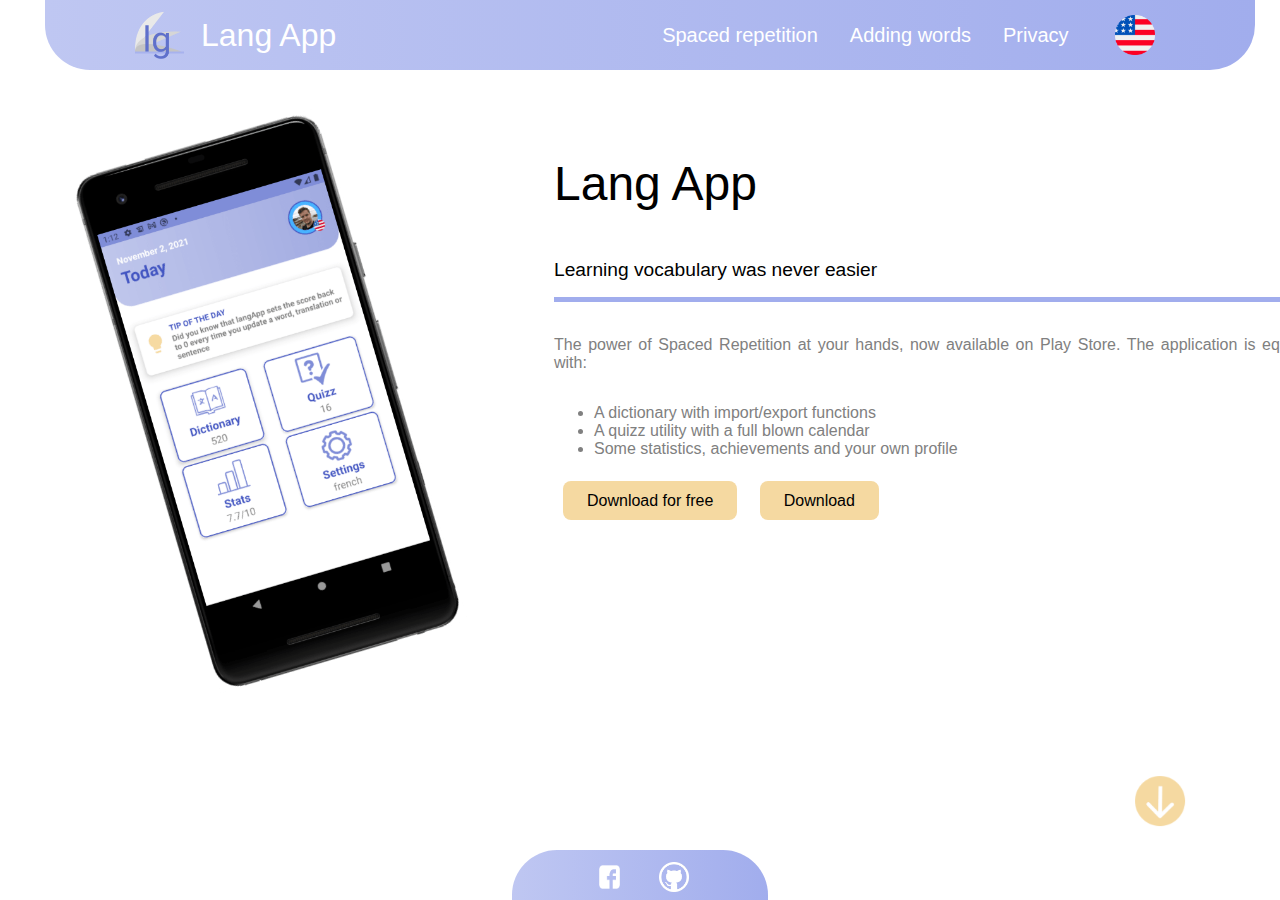
<file: index.html>
<!DOCTYPE html>
<html>

<script src="main.js" defer></script>
<script defer>
    function load(){
        var translate = new Translate();

        if (localStorage.getItem("currentLng")=== null ){
            var currentLng = 'en';//'fr'
            localStorage.setItem("currentLng",currentLng)
        }
        var attributeName = 'data-tag';
        translate.init(attributeName, localStorage.getItem("currentLng"));
        translate.process(); 

        //obtiene elementos
        const dropdownTitle = document.querySelector('.dropdown .title-dropdown');
        const dropdownOptions = document.querySelectorAll('.dropdown .option');

        //vincula listeners a estos elementos
        dropdownTitle.addEventListener('click', toggleMenuDisplay);
        dropdownOptions.forEach(option => option.addEventListener('click',handleOptionSelected));
        document.querySelector('.dropdown .title-dropdown').addEventListener('change',handleTitleChange);

        //get the active menu item
     }
</script>

<head>
    <meta charset="UTF-8">
    <meta http-equiv="X-UA-Compatible" content="IE=edge">
    <meta name="viewport" content="width=device-width, initial-scale=1.0">
    <!--animation scripting (after html is loaded)-->
    <!--<script defer src="node_modules/swup/dist/swup.min.js"></script>-->  
    <link href="styles/styles.css" rel="stylesheet">
    <link href="styles/dropdown.css" rel="stylesheet">
    <link href="styles/index.css" rel="stylesheet">
    <title>Lang App</title>
</head>
<body class="container full-height-grow preload-images" onload="load()">

    <header class="main-header">
        <!-- navigation upper bar -->
        <a href="index.html" class="brand-logo">
            <!-- logo -->
            <img src="Images/brand_logo.png" width="50" height="50" >
            <div class="brand-logo-name">Lang App</div>
        </a>
        <nav class ="main-nav" id="myHeader">
            <ul>
                <!-- options menu -->
                <li><a class="menu-clickable" href="about-app.html" data-tag="menu_item1"></a></li>
                <li><a class="menu-clickable" href="adding.html" data-tag="menu_item2"></a></li>
                <li><a class="menu-clickable" href="GDPR.html" data-tag="menu_item3"></a></li>
                <li>
                    <div class="dropdown">
            
                        <div class="title-dropdown pointerCursor">
                            <div class="img-lang center" name="img"></div>
                            <i class="fa fa-angle-right"></i>
                        </div>
                        
                        <div class='menu pointerCursor hide'>
                            <div class="option hide center"><img src="/Images/index/en_0.png" width="35px" height="35px" id="option1"></div>
                            <div class="option hide center"><img src="/Images/index/es_0.png" width="35px" height="35px" id="option2"></div>
                            <div class='option hide center'><img src="/Images/index/cat_0.png" width="35px" height="35px" id='option3'></div>
                            <div class='option hide center'><img src="/Images/index/fr_0.png" width="35px" height="35px" id='option4'></div>
                        </div>
                    </div> 
                </li>
            </ul>
        </nav>


    </header>
            <section class="home-main-section">
                <div class="img-wrapper">
                    <div class="phone-image-main animated-slide-in" name="img" title-tag="img0"></div>
                </div>
                <div class="call-to-action animated-slide-out">
                    <!--title-->
                    <h1 class="title">Lang App</h1>
                    <!--subtitle-->
                    <span class="subtitle" data-tag="subtitle_index">Learning vocabulary was never easier</span>
                    <!--separator-->
                    <div class="separator" ></div>
                    <!--text-->
                    <p class="text" data-tag="t-element_index">Learning vocabulary was never easier</p>
                    <ul class="text">
                        <li data-tag="list-element1_index">A quizz utility</li>
                        <li data-tag="list-element2_index">A full blown calendar</li>
                        <li data-tag="list-element3_index">Some statistics and achievements</li>
                    </ul>
                    <!--download buttons-->
                    <div class="download-wrapper">
                        <a data-tag="btn-free_index" href="https://play.google.com/store" class="btn">Download for free</a>
                        <a data-tag="btn-paid_index" href="https://www.youtube.com" class="btn">Download</a>
                    </div>
                </div>


            </section>
            <section class="arrow">
                <div class="btn-arrow">
                    <a href="about-app.html"><img src="Images/arrow-down.png" width="50" height="50" ></a>
                </div>
            </section>

            <nav class ="footer main-nav">
                <ul>
                    <!-- options menu -->
                    <li><a href="https://www.facebook.com/groups/456781252648380"><img src="/Images/index/fb_icon.png" width="35px" height="30px" id="option1"></a></li>
                    <li><a href="https://github.com/err8029/langApp_web"><img src="/Images/index/git_icon.png" width="30px" height="30px" id="option1"></a></li>
                </ul>
            </nav>


</body>
<script src="dropdown.js" defer></script>
</html>
</file>
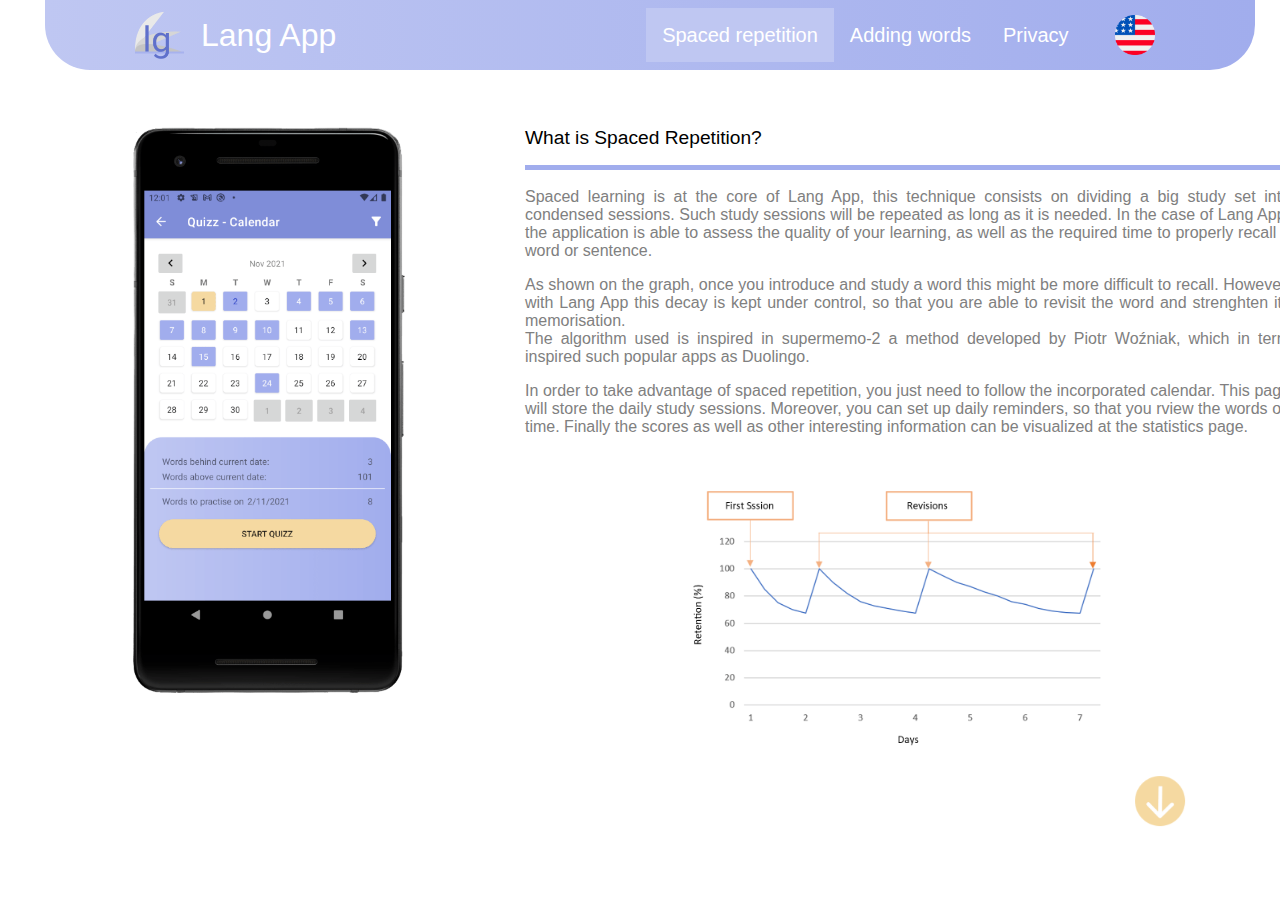
<file: about-app.html>
<!DOCTYPE html>
<html lang="en">

<script src="main.js" defer></script>
<script defer>
    function load(){
        var translate = new Translate();
    
        if (localStorage.getItem("currentLng")=== null ){
            var currentLng = 'en';//'fr'
            localStorage.setItem("currentLng",currentLng)
        }
        var attributeName = 'data-tag';
        translate.init(attributeName, localStorage.getItem("currentLng"));
        translate.process(); 
    
        //obtiene elementos
        const dropdownTitle = document.querySelector('.dropdown .title-dropdown');
        const dropdownOptions = document.querySelectorAll('.dropdown .option');
    
        //vincula listeners a estos elementos
        dropdownTitle.addEventListener('click', toggleMenuDisplay);
        dropdownOptions.forEach(option => option.addEventListener('click',handleOptionSelected));
        document.querySelector('.dropdown .title-dropdown').addEventListener('change',handleTitleChange);
    }
</script>

<head>
    <meta charset="UTF-8">
    <meta http-equiv="X-UA-Compatible" content="IE=edge">
    <meta name="viewport" content="width=device-width, initial-scale=1.0">
    <!--css styling files-->
    <!--animation scripting (after html is loaded)-->  
    <link href="styles/styles.css" rel="stylesheet">
    <link href="styles/about.css" rel="stylesheet">
    <link href="styles/dropdown.css" rel="stylesheet">
    <title>Lang App - about</title>
</head>
<body class="container full-height-grow preload-images" onload="load()">
    <header class="main-header">
        <!-- navigation upper bar -->
        <a href="index.html" class="brand-logo">
            <!-- logo -->
            <img src="Images/brand_logo.png" width="50" height="50" >
            <div class="brand-logo-name">Lang App</div>
        </a>

        <nav class ="main-nav" id="myHeader">
            <ul>
                <!-- options menu -->
                <li><a class="menu-clickable active" href="about-app.html" data-tag="menu_item1"></a></li>
                <li><a class="menu-clickable" href="adding.html" data-tag="menu_item2"></a></li>
                <li><a class="menu-clickable" href="GDPR.html" data-tag="menu_item3"></a></li>
                <li>
                    <div class="dropdown">
            
                        <div class="title-dropdown pointerCursor">
                            <div class="img-lang center" name="img"></div>
                            <i class="fa fa-angle-right"></i>
                        </div>
                        
                        <div class='menu pointerCursor hide'>
                            <div class="option hide center"><img src="/Images/index/en_0.png" width="35px" height="35px" id="option1"></div>
                            <div class="option hide center"><img src="/Images/index/es_0.png" width="35px" height="35px" id="option2"></div>
                            <div class='option hide center'><img src="/Images/index/cat_0.png" width="35px" height="35px" id='option3'></div>
                            <div class='option hide center'><img src="/Images/index/fr_0.png" width="35px" height="35px" id='option4'></div>
                        </div>
                    </div> 
                </li>
            </ul>
        </nav>
    </header>


        <section class="home-main-section">
            <div class="img-wrapper animated-slide-in">
                <div class="phone-image-main" name="img" title-tag="img1"></div>
            </div>
            <div class="call-to-action animated-slide-out">
                <!--subtitle 1-->
                <div class="subtitle" data-tag="subtitle_about">What is Spaced Repetition?</div>
                <!--separator 1-->
                <div class="separator"></div>
                <!--text 1-->
                    <p class="text" data-tag="t_about">
                        Spaced learning is at the core of Lang App, this technique consists on dividing a big study set into condensed sessions. Such study sessions will be repeated as long as it is needed. In the case 
                        of Lang App, the application is able to assess the quality of your learning, as well as the required time to properly recall a word or sentence.
                    </p>
                    <P class="text graph" data-tag="t2_about">
                        As shown on the graph, once you introduce and study a word this might be more difficult to recall. However, with Lang App this decay is kept under control, so that you are able to revisit the word and strenghten its memorisation.<br>
                        The algorithm used is inspired in supermemo-2 a method developed by Piotr Woźniak, which in term inspired such popular apps as Duolingo.
                    </P>
                    <p class="text" data-tag="t3_about">
                        In order to take advantage of spaced repetition, you just need to follow the incorporated calendar. This page will store the daily study sessions. Moreover, you can set up daily reminders, so that you rview the words on time. Finally the scores as well as other interesting information can be visualized at the statistics page 
                    </p>
                    <div class="figure-wrapper">
                        <div class="image-figure" name="img" title-tag="img2"></div>
                    </div>
        
            </div>
        </section>

        <section class="arrow">
            <div class="btn-arrow">
            <a href="adding.html"><img src="Images/arrow-down.png" width="50" height="50" ></a>
        </div>
    </section>

    <script scr="https://cdnjs.cloudflare.com/ajax/libs/barba.js/0.0.2/barba.min.js"></script>
    <script defer scr="script.js"></script>
</body>
<script src="dropdown.js" defer></script>
</html>
</file>
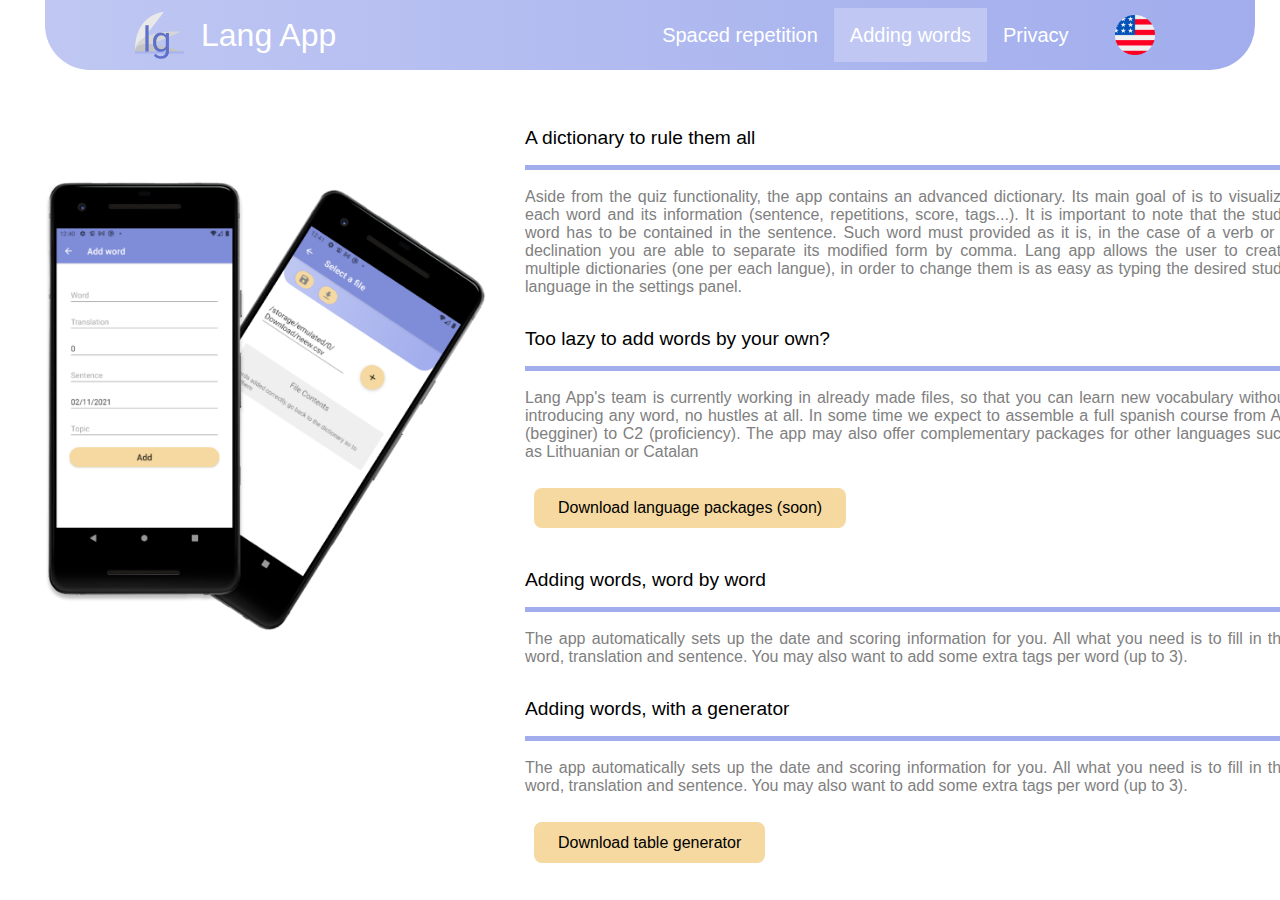
<file: adding.html>
<!DOCTYPE html>
<html>

<script src="main.js" defer></script>
<script defer>
    function load(){
        var translate = new Translate();

        if (localStorage.getItem("currentLng")=== null ){
            var currentLng = 'en';//'fr'
            localStorage.setItem("currentLng",currentLng)
        }
        var attributeName = 'data-tag';
        translate.init(attributeName, localStorage.getItem("currentLng"));
        translate.process(); 

        //obtiene elementos
        const dropdownTitle = document.querySelector('.dropdown .title-dropdown');
        const dropdownOptions = document.querySelectorAll('.dropdown .option');
    
        //vincula listeners a estos elementos
        dropdownTitle.addEventListener('click', toggleMenuDisplay);
        dropdownOptions.forEach(option => option.addEventListener('click',handleOptionSelected));
        document.querySelector('.dropdown .title-dropdown').addEventListener('change',handleTitleChange);
    }
</script>

<head>
    <meta charset="UTF-8">
    <meta http-equiv="X-UA-Compatible" content="IE=edge">
    <meta name="viewport" content="width=device-width, initial-scale=1.0">
    <!--css styling files-->
    <!--animation scripting (after html is loaded)-->  
    <link href="styles/styles.css" rel="stylesheet">
    <link href="styles/adding.css" rel="stylesheet">
    <link href="styles/dropdown.css" rel="stylesheet">
    <title>Lang App - about</title>
</head>
<body class="container full-height-grow preload-images" onload="load()">
    <header class="main-header">
        <!-- navigation upper bar -->
        <a href="index.html" class="brand-logo">
            <!-- logo -->
            <img src="Images/brand_logo.png" width="50" height="50" >
            <div class="brand-logo-name">Lang App</div>
        </a>

        <nav class ="main-nav" id="myHeader">
            <ul>
                <!-- options menu -->
                <li><a class="menu-clickable" href="about-app.html" data-tag="menu_item1"></a></li>
                <li><a class="menu-clickable active" href="adding.html" data-tag="menu_item2"></a></li>
                <li><a class="menu-clickable" href="GDPR.html" data-tag="menu_item3"></a></li>
                <li>
                    <div class="dropdown">
            
                        <div class="title-dropdown pointerCursor">
                            <div class="img-lang center" name="img"></div>
                            <i class="fa fa-angle-right"></i>
                        </div>
                        
                        <div class='menu pointerCursor hide'>
                            <div class="option hide center"><img src="/Images/index/en_0.png" width="35px" height="35px" id="option1"></div>
                            <div class="option hide center"><img src="/Images/index/es_0.png" width="35px" height="35px" id="option2"></div>
                            <div class='option hide center'><img src="/Images/index/cat_0.png" width="35px" height="35px" id='option3'></div>
                            <div class='option hide center'><img src="/Images/index/fr_0.png" width="35px" height="35px" id='option4'></div>
                        </div>
                    </div> 
                </li>
            </ul>
        </nav>
    </header>


        <section class="home-main-section">
            <div class="img-wrapper animated-slide-in">
                <div class="phone-image-main" name="img" title-tag="img3"></div>
            </div>
            <div class="call-to-action animated-slide-out">
                <!--title-->

                <!--subtitle-->
                <div class="subtitle" data-tag="subtitle_Adding">A dictionary to rule them all</div>
                <!--separator-->
                <div class="separator"></div>
                <!--text-->
                <p class="text" data-tag="t_Adding">Aside from the quiz functionality, the app contains an advanced dictionary. Its main goal of is to visualize each word and its information (sentence, repetitions, score, tags...). It is important to note that the study word has to be contained in the sentence. Such word must provided as it is, in the case of a verb or a declination you are able to separate its modified form by comma. Lang app allows the user to create multiple dictionaries (one per each langue), in order to change them is as easy as typing the desired study language in the settings panel. 
                </p>

                <!--subtitle-->
                <div class="subtitle" data-tag="subtitle2_Adding">Too lazy to add words by your own?</div>
                <!--separator-->
                <div class="separator"></div>
                <!--text-->
                <p class="text" data-tag="t2_Adding">If you want to add hundreds or thousands of words we have an interactive excel template for you, just fill in the table, generate a CSV file, upload it to your phone and import it to the app.<br>
                Moreover, the word generator template allows you to drill down through your tags and while exporting it runs some basic integrity checks, so that you know if something might be wrong with the spelling or information provided to Lang App
                </p>

                <!--download buttons-->
                <div class="download-excel-wrapper">
                    <a class="btn" data-tag="btn-packages">Download language packages (soon)</a>
                </div>

                <!--subtitle-->
                <div class="subtitle" data-tag="subtitle3_Adding">Adding words, word by word</div>
                <!--separator-->
                <div class="separator"></div>
                <!--text-->
                <p class="text" data-tag="t3_Adding">The app automatically sets up the date and scoring information for you. All what you need is to fill in the word, translation and sentence. You may also want to add some extra tags per word (up to 3)
                </p>

                <!--subtitle-->
                <div class="subtitle" data-tag="subtitle4_Adding">Adding words, with a generator</div>
                <!--separator-->
                <div class="separator"></div>
                <!--text-->
                <p class="text" data-tag="t3_Adding">If you want to add hundreds or thousands of words we have an interactive excel template for you, just fill in the table, generate a CSV file, upload it to your phone and import it to the app.<br>
                Moreover, the word generator template allows you to drill down through your tags and while exporting it runs some basic integrity checks, so that you know if something might be wrong with the spelling or information provided to Lang App
                </p>
                <!--download buttons-->
                <div class="download-excel-wrapper">
                    <a href="download/word_adding_template v4.xlsm" class="btn" data-tag="btn-excel">Download table generator (excel)</a>
                </div>
            </div>
        </section>


    <script scr="https://cdnjs.cloudflare.com/ajax/libs/barba.js/0.0.2/barba.min.js"></script>
    <script defer scr="script.js"></script>
</body>
<script src="dropdown.js" defer></script>
</html>
</file>
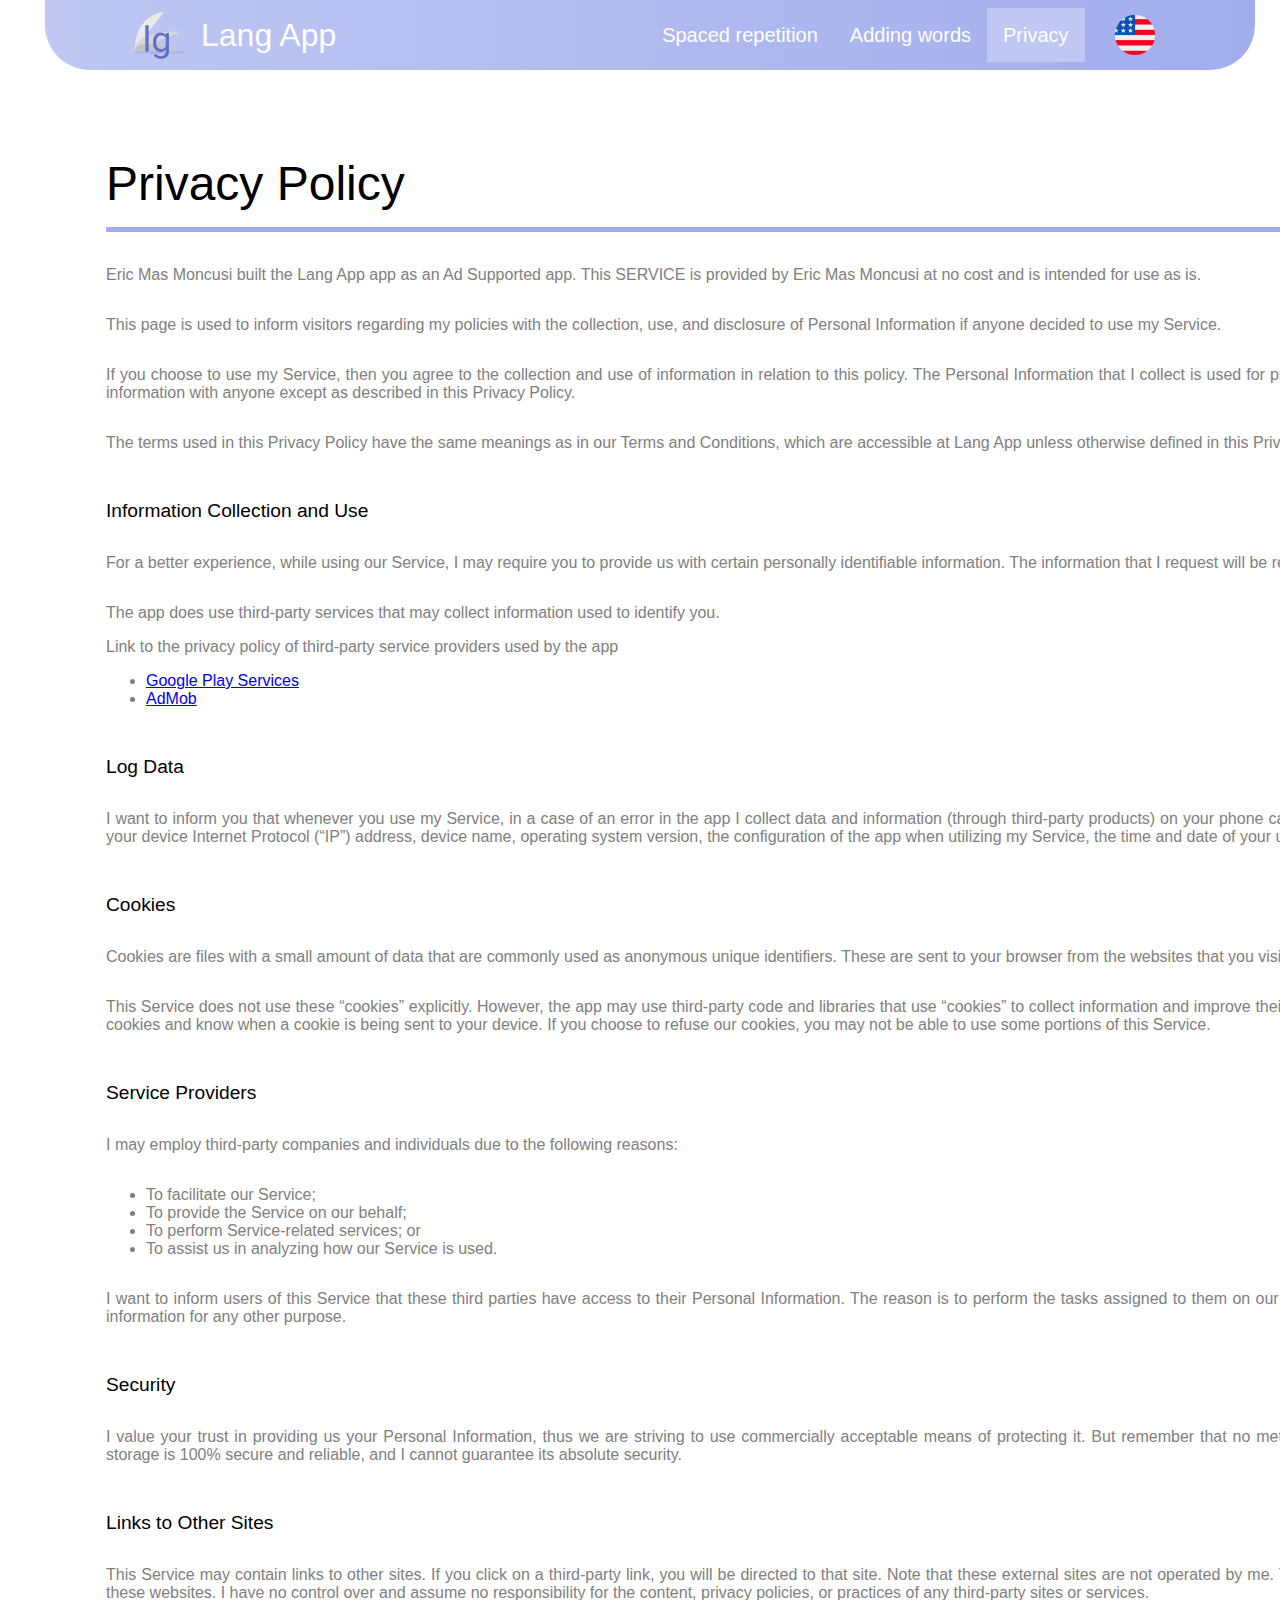
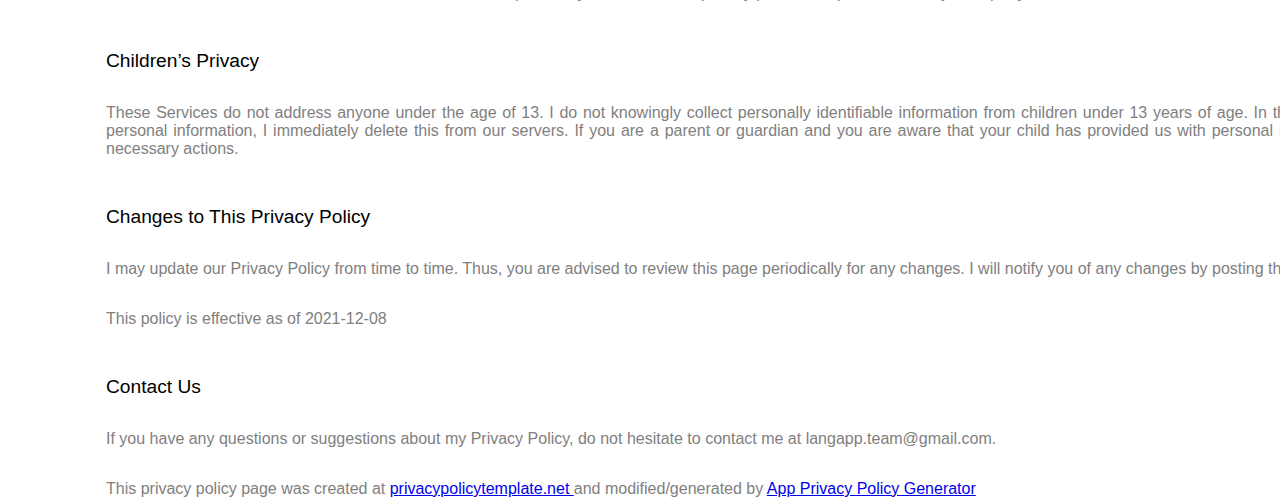
<file: GDPR.html>
<!DOCTYPE html>
<html>

<script src="main.js" defer></script>
<script defer>
    function load(){
        var translate = new Translate();

        if (localStorage.getItem("currentLng")=== null ){
            var currentLng = 'en';//'fr'
            localStorage.setItem("currentLng",currentLng)
        }
        var attributeName = 'data-tag';
        translate.init(attributeName, localStorage.getItem("currentLng"));
        translate.process(); 

        //obtiene elementos
        const dropdownTitle = document.querySelector('.dropdown .title-dropdown');
        const dropdownOptions = document.querySelectorAll('.dropdown .option');

        //vincula listeners a estos elementos
        dropdownTitle.addEventListener('click', toggleMenuDisplay);
        dropdownOptions.forEach(option => option.addEventListener('click',handleOptionSelected));
        document.querySelector('.dropdown .title-dropdown').addEventListener('change',handleTitleChange);
     }
</script>

<head>
    <meta charset="UTF-8">
    <meta http-equiv="X-UA-Compatible" content="IE=edge">
    <meta name="viewport" content="width=device-width, initial-scale=1.0">
    <!--animation scripting (after html is loaded)-->
    <!--<script defer src="node_modules/swup/dist/swup.min.js"></script>-->  
    <link href="styles/styles.css" rel="stylesheet">
    <link href="styles/dropdown.css" rel="stylesheet">
    <link href="styles/GDPR.css" rel="stylesheet">
    <title>Lang App</title>
</head>
<body class="container full-height-grow preload-images" onload="load()">
    <header class="main-header">
        <!-- navigation upper bar -->
        <a href="index.html" class="brand-logo">
            <!-- logo -->
            <img src="Images/brand_logo.png" width="50" height="50" >
            <div class="brand-logo-name">Lang App</div>
        </a>
        <nav class ="main-nav" id="myHeader">
            <ul>
                <!-- options menu -->
                <li><a class="menu-clickable" href="about-app.html" data-tag="menu_item1"></a></li>
                <li><a class="menu-clickable" href="adding.html" data-tag="menu_item2"></a></li>
                <li><a class="menu-clickable active" href="GDPR.html" data-tag="menu_item3"></a></li>
                <li>
                    <div class="dropdown">
            
                        <div class="title-dropdown pointerCursor">
                            <div class="img-lang center" name="img"></div>
                            <i class="fa fa-angle-right"></i>
                        </div>
                        
                        <div class='menu pointerCursor hide'>
                            <div class="option hide center"><img src="/Images/GDPR/en_0.png" width="35px" height="35px" id="option1"></div>
                            <div class="option hide center"><img src="/Images/GDPR/es_0.png" width="35px" height="35px" id="option2"></div>
                            <div class='option hide center'><img src="/Images/GDPR/cat_0.png" width="35px" height="35px" id='option3'></div>
                            <div class='option hide center'><img src="/Images/index/fr_0.png" width="35px" height="35px" id='option4'></div>
                        </div>
                    </div> 
                </li>
            </ul>
        </nav>


    </header>
    <section class="home-main-section">
        <div class="call-to-action animated-slide-out">
            <strong class="title" data-tag="GDPR-title">Privacy Policy</strong> 
            <div class="separator" ></div>
                <p class="text" data-tag="GDPR-t1">  
                </p > <p class="text" data-tag="GDPR-t2">
                </p> <p class="text" data-tag="GDPR-t3">
                </p> <p class="text" data-tag="GDPR-t4">
                </p> 
            <p class="subtitle" data-tag="GDPR-subtitle1"><strong></strong></p> 
                <p class="text" data-tag="GDPR-t5">                
                </p> <div><p class="text" data-tag="GDPR-t6">                    
                  </p> <p class="text" data-tag="GDPR-t7">
                  </p> 
                    <ul class="text">
                        <li><a href="https://www.google.com/policies/privacy/" target="_blank" rel="noopener noreferrer" data-tag="GDPR-l1"></a></li>
                        <li><a href="https://support.google.com/admob/answer/6128543?hl=en" target="_blank" rel="noopener noreferrer" data-tag="GDPR-l2"></a></li><!----><!----><!----><!----><!----><!----><!----><!----><!----><!----><!----><!----><!----><!----><!----><!----><!----><!----><!----><!----><!----><!----><!----><!----><!---->
                    </ul></div> 
            <p class="subtitle" data-tag="GDPR-subtitle2"><strong></strong></p> <p class="text" data-tag="GDPR-t8">

                </p> 
            <p class="subtitle" data-tag="GDPR-subtitle3"><strong></strong></p> <p class="text" data-tag="GDPR-t9">
                  
                </p> <p class="text" data-tag="GDPR-t10">

                </p> 
            <p class="subtitle" data-tag="GDPR-subtitle4"><strong></strong></p> <p class="text" data-tag="GDPR-t11">
                  
                </p> 
                <ul class="text">
                    <li data-tag="GDPR-l3"></li> 
                    <li data-tag="GDPR-l4"></li> 
                    <li data-tag="GDPR-l5"></li> 
                    <li data-tag="GDPR-l6"></li>
                </ul> <p class="text" data-tag="GDPR-t12">
                  
                </p> 
            <p class="subtitle" data-tag="GDPR-subtitle5"><strong></strong></p> <p class="text" data-tag="GDPR-t13">
                  
                </p> 
            <p class="subtitle" data-tag="GDPR-subtitle6"><strong></strong></p> <p class="text" data-tag="GDPR-t14">
                  
                </p> 
            <p class="subtitle" data-tag="GDPR-subtitle7"><strong></strong></p> <div><p class="text" data-tag="GDPR-t15">
                    
                  </p></div> <!----> 
            <p class="subtitle" data-tag="GDPR-subtitle8"><strong></strong></p> <p class="text" data-tag="GDPR-t16">
                  
                </p> 
                <p class="text" data-tag="GDPR-t17"></p> 
            <p class="subtitle" data-tag="GDPR-subtitle9"><strong></strong></p> <p class="text" data-tag="GDPR-t18">
                </p> <p class="text" data-tag="GDPR-t19"></p>
            </section>
        </div>
    </body>
    <script src="dropdown.js" defer></script>
    </html>
</file>
<file: styles/styles.css>
/* boxsizing for all the appplication, so to have better control of width and height */
*, *::before, *::after{
    box-sizing: border-box;
}

/* color for the entire body of the page*/
body{
    background-color: #FFFFFF;
    font-family: Roboto, sans-serif;  
    min-height: 100vh;
    color:black;

}

/*adjust the object to take all the body except the header*/
.full-height-grow{
    display: flex;
    flex-direction: column;
}

/* import the font, sizes (100,400,500,700)*/
@import url('https://fonts.googleapis.com/css2?family=Roboto:ital,wght@0,100;0,400;0,500;1,700&display=swap');

.brand-logo{
    display: flex; /*the items display next to each other*/
    align-items: center;
    font-size: 2em;
    color: #FFFFFF;
    text-decoration: none; /*get rid of the underline due to the anchor*/
}

/*logo left margin*/
.brand-logo-name{
    margin-left: 1rem;
}

/*navigation bar: align them horizontally and take out the dots*/
.main-nav ul{
    display: flex;
    align-items: center;
    margin: 0;
    padding: 0;
    font-size: 1.25em;
    list-style: none;
}

/*navigation bar texts*/
.main-nav a {
    color: #FFFFFF;
    text-decoration: none;
    padding: 1rem;
    
}

/*navigation bar texts when hovering*/
.main-nav a:hover{
    color:#808080;
}

/*align horizontally the texts of the header
   - at center
   - with the maximum distance possible between logo and nav*/
.main-header{
    display: flex;
    justify-content: space-between;
    align-items: center;
    height: 70px;
    background-image: linear-gradient(to left,#a1aded,#bfc7f2);
    padding-left: 10vmin;
    padding-right: 10vmin;
    border-radius: 0px 0px 45px 45px;
    align-content: center;
    position: fixed;
    width: 94.5%;
}

/*selected element in nav*/
.active{
    background-color: #bfc7f2;
}

/*allow the body of the page to resize depending on the screen size*/
.container{
    min-width: 95vw;
    margin: 0 auto;
    padding: 0 5vmin;
}

/*style for the title*/
.title{
    font-weight: 500;
    font-size:3em;
    margin-bottom: 1rem;
    margin-top: 2rem;
}

.subtitle{
    font-weight: 500;
    font-size:1.2em;
    margin-bottom: 1rem;
    margin-top: 2rem;
}

/*style for the buttons
   - no underlining
   - paddings and corners
   - colors as in the protoype*/
.btn{
    color: black;
    background-color:#f5d9a1;
    padding: .7rem 1.5rem;
    border-radius: .5rem;
    text-decoration: none;
    margin: 1vmin;
}

.arrow{
    display: flex;
    align-self: flex-end;
    align-items: flex-end; /*align the items to be the full heihgt of the container*/
    margin: 2em;
    bottom: 20px;
    position: fixed;
}

.btn-arrow{
    text-decoration: none;
    margin: 2vmin;
}

.footer{
    display: flex;
    bottom: 0px;
    position: fixed;
    
    justify-content: center;
    align-items: center;
    height: 50px;
    background-image: linear-gradient(to left,#a1aded,#bfc7f2);
    padding-top: 1vmin;
    padding-left: 10vmin;
    padding-right: 10vmin;
    border-radius: 45px 45px 0px 0px;
    align-content: center;
    align-self: center;
    width: 20%;
}

/* The sticky class is added to the header with JS when it reaches its scroll position */
.sticky {
    position: fixed;
    top: 0;
    width: 100%
  }

.separator{
    background-color: #a1aded;
    margin-bottom: 2vmin;
    min-height: 5px;
    min-width: 85vmin;
}

/*** animations ***/


.slide-in{
    animation: slide-in 0.5s ease forwards;
}

.animated-slide-in{
    animation: slide-in 1s;
}

@keyframes slide-in {
    from{
        opacity: 0;
        transform: translateY(-10%);
    }
    to{
        opacity: 1;
        transform: translateY(0%);
    }
  }



.animated-slide-out{
    animation: slide-out 1s;
}

@keyframes slide-out {
    from{
        opacity: 0;
        transform: translateY(10%);
    }
    to{
        opacity: 1;
        transform: translateY(0%);
    }
  }
</file>
<file: styles/dropdown.css>
.hide {
    max-height: 0 !important;
}

.dropdown{
    padding: 5px;
    margin-top: 25px;
    margin-left: 1em;
    right: 2rem;
	min-width: 45px;
    min-height: 45px;
	margin-bottom: 1em;
    
}

.dropdown .title-dropdown{
	width: 100%;
    min-width: 45px;
    min-height: 45px;
}

.dropdown .title .fa-angle-right{
	float: right;
	margin-right: .7em;
	transition: transform .3s;
}

.dropdown .menu{
    top: 56px;
	transition: max-height .5s ease-out;
	max-height: 20em;
	overflow:hidden;
    background-color: #bfc7f2;
    margin-top: 17px;
    position:fixed;
}

.dropdown .menu .option{
	margin: 1em .3em 1em .3em;
	margin-top: 0.3em;
    min-height: 35px;
    min-width: 40px;
}

.dropdown .menu .option:hover{
	background: rgba(0,0,0,0.2);
}

.pointerCursor:hover{
	cursor: pointer;
}

.rotate-90{
	transform: rotate(90deg);
}

.img-lang{
    background-image: url(/Images/index/en_0.png);
    flex-grow: 1;
    min-height: 40px; /*it will never be higher than 70% of the screen*/
    min-width: 50px; /*it will never be smaller than 30% of the screen*/
    background-size: contain; /*it wont crop the image and scale it naturally*/
    background-repeat: no-repeat;
    background-position:center center;
    margin-left: 2vmin;
}

.center {
    display: block;
    margin-left: auto;
    margin-right: auto;
    width: 50%;
  }
</file>
<file: styles/index.css>
.preload-images-index {
    display: none; 
    width: 0;
    height: 0;
    background: url(/Images/index/en_0.png),
                url(/Images/index/en_1.png),
                url(/Images/index/es_0.png),
                url(/Images/index/es_1.png),
                url(/Images/index/cat_0.png),
                url(/Images/index/cat_1.png)
  }

.home-main-section{
    display: flex;
    align-items: stretch; /*align the items to be the full heihgt of the container*/
    justify-content: space-between; /*ensure that there is the maximum amount of space between elements*/
    opacity: 1;
    transition: 500ms;
    height: 70vmin;
    max-width: 100vmin;
    margin-top:7vmin;
}

.home-main-section .img-wrapper{
    flex-grow: 1; /*scale of the image*/
    margin-top: 5vh;
    flex-direction: column;
    display: flex;
    align-items: stretch;
    justify-content: flex-end;/*push the content as close to the text as possible*/
}

.home-main-section .phone-image-main{
    flex-grow: 1;
    max-height: 80vh; /*it will never be higher than 70% of the screen*/
    min-width: 35vw; /*it will never be smaller than 30% of the screen*/
    background-size: contain; /*it wont crop the image and scale it naturally*/
    background-repeat: no-repeat;
    background-position:center center;
}

.home-main-section .call-to-action{
    display: flex;
    flex-direction:column; /*line all top to buttom*/
    align-items:flex-start; /*align items so that they do not fill the column, but they start from the left*/
    margin: 1rem; /*margin between image and text*/
    max-height: 80vh;
    padding: 5vmin;
}

.home-main-section .download-wrapper{
    flex-grow: 1;
    align-items: center;/*push the content as close to the text as possible*/
    margin: 0vmin;
    margin-top: 2vmin;
}


.text{
    text-align: justify;
    color: gray;
}

/*if the image gets too small it disapearsa nd the text is centered*/
@media (max-width: 1100px){
    .home-main-section .img-wrapper{
        display: none;
    }
    .home-main-section{
        justify-content: center;
        display:unset;
    }
    .separator{
        width: 70vmin;
    }
    .menu-clickable{
        display: none;
    }
    .main-header{
        width: 90%;
    }
    .footer{
        width: 40%;
    }
}

@media (max-width: 550px){
    .home-main-section{
        height: 90vmin;
        width: 100vmin;
        display: grid;
    }
    .title{
        display: none;
    }
    .section{
        width:100vmin;
    }
    .home-main-section .call-to-action{
        margin-top:5vmin;
    }
    .container{
        padding: 0px;
    }
    .separator{
        width: 90vmin;
    }
    .home-main-section .call-to-action{
        width: 100vmin;
        display: grid;
    }
    .download-wrapper{
        display: grid ;
        align-content: center;
        justify-content: center;
        width: 90vmin;
    }
    .graph{
        display: none;
    }
    .main-header{
        width: 100%;
    }
    .dropdown{
        right:1em;
        top: 5px;
    }
    .footer{
        width: 60%;
    }
}
</file>
<file: styles/about.css>
.preload-images-index {
    display: none; 
    width: 0;
    height: 0;
    background: url(/Images/about-app/cat_0.png),
                url(/Images/about-app/cat_1.png),
                url(/Images/about-app/cat_2.png),
                url(/Images/about-app/en_0.png),
                url(/Images/about-app/en_1.png),
                url(/Images/about-app/en_2.png),
                url(/Images/about-app/es_0.png),
                url(/Images/about-app/es_1.png),
                url(/Images/about-app/es_2.png)
  }

.home-main-section{
    display: flex;
    align-items: stretch; /*align the items to be the full heihgt of the container*/
    justify-content: space-between; /*ensure that there is the maximum amount of space between elements*/
    opacity: 1;
    transition: 500ms;
    height: 70vmin;
    max-width: 100vmin;
    margin-top:7vmin;
}

.home-main-section .img-wrapper{
    flex-grow: 1; /*scale of the image*/
    flex-direction: column;
    display: flex;
    align-items: stretch;
    margin-top: 5vw;
    justify-content: flex-end;/*push the content as close to the text as possible*/
}

.home-main-section .phone-image-main{
    flex-grow: 1;
    max-height: 100vh; /*it will never be higher than 70% of the screen*/
    min-width: 35vw; /*it will never be smaller than 30% of the screen*/
    background-size: contain; /*it wont crop the image and scale it naturally*/
    background-repeat: no-repeat;
    background-position:center center;
}

.home-main-section .call-to-action{
    display: initial;
    flex-direction:column; /*line all top to buttom*/
    margin: 1rem; /*margin between image and text*/
    width: 80vw;
    height: 70vh;
    padding: 1rem;
}

.home-main-section .image-figure{
    flex-grow: 1;
    min-height: 50vmin; /*it will never be higher than 70% of the screen*/
    min-width: 50vmin; /*it will never be smaller than 30% of the screen*/
    background-size: contain; /*it wont crop the image and scale it naturally*/
    background-repeat: no-repeat;
    background-position:center;
    margin-top: -7vmin;
}


.text{
    text-align: justify;
    color: gray;
}

.home-main-section .figure-wrapper{
    flex-grow: 1; /*scale of the image*/
    flex-direction:column;
    display: grid;
    align-items:stretch;
    justify-content:center;/*push the content as close to the text as possible*/
}

/*if the image gets too small it disapearsa nd the text is centered*/
@media (max-width: 1100px){
    .home-main-section .img-wrapper{
        display: none;
    }
    .home-main-section{
        justify-content: center;
    }
    .separator{
        width: 85vmin;
    }
    .home-main-section .call-to-action{
        width: 90vmin;
    }
    .home-main-section .img-figure{
        margin-top:5vmin;
    }
    .home-main-section .figure-wrapper{
        align-content: center;
    }
    .text{
        text-align: justify;
    }

    .image-figure{
        width: 90vmin;
        height: 90vmin;
    }

    .menu-clickable{
        display: none;
    }

    .main-header{
        width: 90%;
    }

    @media (max-width: 550px){
        .home-main-section{
            height: 90vmin;
            width: 100vmin;
            display: grid;
        }

        .title{
            display: none;
        }
        .section{
            width:100vmin;
        }
        .home-main-section .call-to-action{
            margin-top:5vmin;
        }
        .container{
            padding: 0px;
        }
        .separator{
            width: 90vmin;
        }
        .home-main-section .call-to-action{
            width: 100vmin;
            display: grid;
        }
        .download-wrapper{
            display: grid ;
            align-content: center;
            justify-content: center;
            width: 90vmin;
            margin-top: 2vmin;
        }
        .main-header{
            width: 100%;
        }
        .image-figure{
            width: 90vmin;
            height: 90vmin;
            margin-top: -15vmin;
        }
    }
}
</file>
<file: styles/adding.css>
.preload-images-index {
    display: none; 
    width: 0;
    height: 0;
    background: url(/Images/adding/en_0.png),
                url(/Images/adding/en_1.png),
                url(/Images/adding/es_0.png),
                url(/Images/adding/es_1.png),
                url(/Images/adding/cat_0.png),
                url(/Images/adding/cat_1.png)
  }

.home-main-section{
    display: flex;
    align-items: stretch; /*align the items to be the full heihgt of the container*/
    justify-content: space-between; /*ensure that there is the maximum amount of space between elements*/
    opacity: 1;
    transition: 500ms;
    height: 70vmin;
    max-width: 100vmin;
    margin-top:7vmin;
}

.home-main-section .img-wrapper{
    flex-grow: 1; /*scale of the image*/
    flex-direction: column;
    display: flex;
    align-items: stretch;
    margin-top: 5vw;
    justify-content: flex-end;/*push the content as close to the text as possible*/
}

.home-main-section .phone-image-main{
    flex-grow: 1;
    max-height: 100vh; /*it will never be higher than 70% of the screen*/
    min-width: 35vw; /*it will never be smaller than 30% of the screen*/
    background-size: contain; /*it wont crop the image and scale it naturally*/
    background-repeat: no-repeat;
    background-position:center center;
}

.home-main-section .call-to-action{
    display: initial;
    flex-direction:column; /*line all top to buttom*/
    margin: 1rem; /*margin between image and text*/
    width: 80vw;
    height: 70vh;
    padding: 1rem;
}

.home-main-section .image-figure{
    flex-grow: 1;
    max-height: 100vh; /*it will never be higher than 70% of the screen*/
    min-width: 50vw; /*it will never be smaller than 30% of the screen*/
    background-size: contain; /*it wont crop the image and scale it naturally*/
    background-repeat: no-repeat;
    background-position:center;
}

.text{
    text-align: justify;
    color: gray;
}

.home-main-section .figure-wrapper{
    flex-grow: 1; /*scale of the image*/
    flex-direction:column;
    display: flex;
    align-items:center;
    justify-content:center;/*push the content as close to the text as possible*/
}

.download-excel-wrapper{
    flex-grow: 1;
    align-items: baseline;
    display: flex;
    align-content: center;
    margin-top: 2vmin;
}

/*if the image gets too small it disapearsa nd the text is centered*/
@media (max-width: 1100px){
    .home-main-section .img-wrapper{
        display: none;
    }
    .home-main-section{
        justify-content: center;
    }
    .separator{
        width: 85vmin;
    }
    .main-header{
        width: 90%;
    }
    .home-main-section .call-to-action{
        width: 90vmin;
    }
    .home-main-section .img-figure{
        min-width: 50vmin;
    }
    .home-main-section .figure-wrapper{
        align-content: center;
    }
    .text{
        text-align: justify;
    }
    .menu-clickable{
    display: none;
    }

    @media (max-width: 550px){
        .home-main-section{
            height: 90vmin;
            width: 100vmin;
        }
        .title{
            display: none;
        }
        .section{
            width:100vmin;
        }
        .home-main-section .call-to-action{
            margin-top:5vmin;
        }
        .container{
            padding: 0px;
        }
        .separator{
            width: 90vmin;
        }
        .home-main-section .call-to-action{
            width: 100vmin;
            display: grid;
        }
        .download-excel-wrapper{
            display: grid ;
            align-content: center;
            justify-content: center;
            width: 90vmin;
        }
        .graph{
            display: none;
        }
        .main-header{
            width: 100%;
        }
    }
}
</file>
<file: styles/GDPR.css>
.preload-images-index {
    display: none; 
    width: 0;
    height: 0;
    background: url(/Images/index/en_0.png),
                url(/Images/index/en_1.png),
                url(/Images/index/es_0.png),
                url(/Images/index/es_1.png),
                url(/Images/index/cat_0.png),
                url(/Images/index/cat_1.png)
  }

.home-main-section{
    display: flex;
    align-items: stretch; /*align the items to be the full heihgt of the container*/
    justify-content: space-between; /*ensure that there is the maximum amount of space between elements*/
    opacity: 1;
    transition: 500ms;
    height: 80vmin;
    max-width: 100vmin;
    margin-top:7vmin;
    text-align: justify;
}


.home-main-section .call-to-action{
    display: flex;
    flex-direction:column; /*line all top to buttom*/
    align-items:flex-start; /*align items so that they do not fill the column, but they start from the left*/
    margin: 1rem; /*margin between image and text*/
    max-height: 80vh;
    padding: 5vmin;
}


.footer{
    display: flex;
    align-self: flex-end;
    align-items: flex-end; /*align the items to be the full heihgt of the container*/
    margin: 2em;
    bottom: 0px;
    position: fixed;
}

.text{
    text-align: justify;
    color: gray;
}

.separator{
    width: 180vmin;
}

/*if the image gets too small it disapearsa nd the text is centered*/
@media (max-width: 1100px){
    .home-main-section{
        justify-content: center;
        display:unset;
        height: 90vmin;
        width: 100vmin;
        display: grid;
    }
    .separator{
        width: 100vmin;
    }
    .menu-clickable{
        display: none;
    }
    .main-header{
        width: 90%;
    }

}

@media (max-width: 550px){
    .home-main-section{
        height: 90vmin;
        width: 100vmin;
        display: grid;
    }
    .title{
        display: none;
    }
    .section{
        width:100vmin;
    }
    .home-main-section .call-to-action{
        margin-top:5vmin;
    }
    .container{
        padding: 0px;
    }
    .separator{
        width: 90vmin;
    }
    .home-main-section .call-to-action{
        width: 100vmin;
        display: grid;
    }
    .download-wrapper{
        display: grid ;
        align-content: center;
        justify-content: center;
        width: 90vmin;
    }
    .main-header{
        width: 100%;
    }
    .dropdown{
        right:1em;
        top: 5px;
    }
}
</file>
